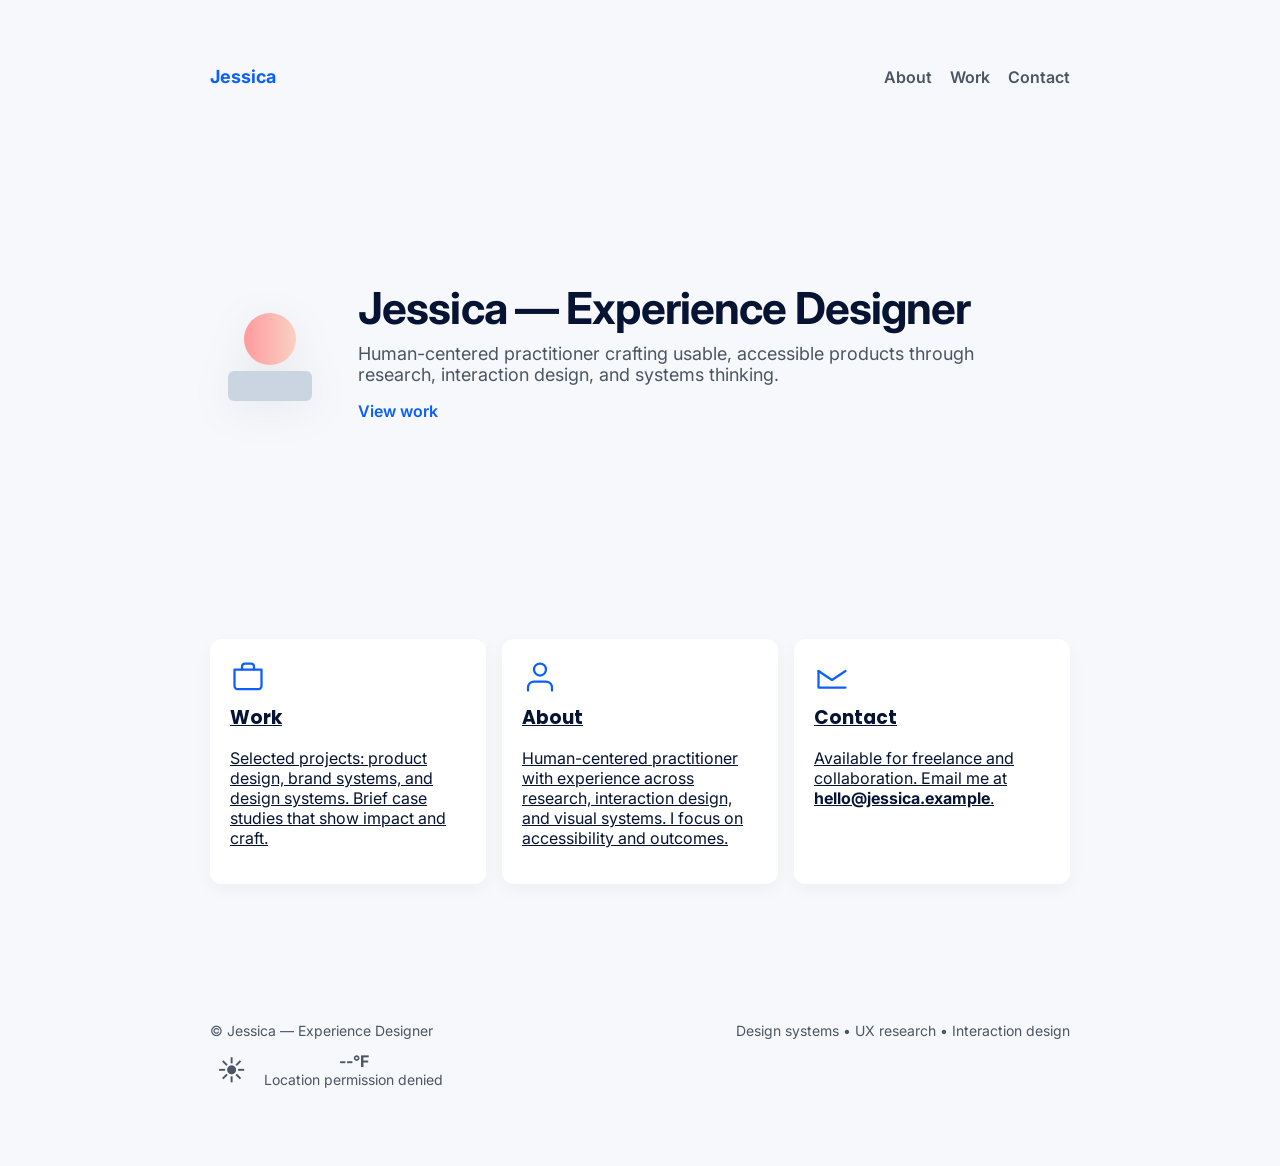
<file: index.html>
<!doctype html>
<html lang="en">
<head>
  <meta charset="utf-8">
  <meta name="viewport" content="width=device-width,initial-scale=1">
  <title>Jessica — Designer</title>
  <link rel="preconnect" href="https://fonts.googleapis.com">
  <link rel="preconnect" href="https://fonts.gstatic.com" crossorigin>
  <link href="https://fonts.googleapis.com/css2?family=Inter:wght@400;600;700&family=Poppins:wght@600;700&display=swap" rel="stylesheet">
  <link rel="stylesheet" href="css/style.css">
</head>
<body>
  <nav class="topnav" aria-label="Primary">
    <div class="container">
      <a class="logo" href="index.html">Jessica</a>
      <div class="links">
        <a href="about.html">About</a>
        <a href="work.html">Work</a>
        <a href="contact.html">Contact</a>
      </div>
    </div>
  </nav>

  <header class="hero">
    <div class="container hero-inner">
      <div class="avatar" aria-hidden="true">
        <svg viewBox="0 0 120 120" xmlns="http://www.w3.org/2000/svg">
          <defs>
            <linearGradient id="g" x1="0" x2="1">
              <stop offset="0" stop-color="#ff9a9e"/>
              <stop offset="1" stop-color="#fad0c4"/>
            </linearGradient>
          </defs>
          <circle cx="60" cy="40" r="26" fill="url(#g)" />
          <rect x="18" y="72" width="84" height="30" rx="6" fill="#cbd5e1" />
        </svg>
      </div>
      <div class="hero-copy">
        <h1>Jessica — Experience Designer</h1>
        <p class="lead">Human-centered practitioner crafting usable, accessible products through research, interaction design, and systems thinking.</p>
        <p class="cta"><a href="work.html">View work</a></p>
      </div>
    </div>
  </header>

  <main class="container">
    <section class="grid">
      <a class="card" href="work.html">
        <div class="card-icon" aria-hidden="true">
          <svg width="36" height="36" viewBox="0 0 24 24" fill="none" xmlns="http://www.w3.org/2000/svg"><path d="M3 7h18v11a2 2 0 0 1-2 2H5a2 2 0 0 1-2-2V7z" stroke="currentColor" stroke-width="1.5" stroke-linecap="round" stroke-linejoin="round"/><path d="M8 7V5a2 2 0 0 1 2-2h4a2 2 0 0 1 2 2v2" stroke="currentColor" stroke-width="1.5" stroke-linecap="round" stroke-linejoin="round"/></svg>
        </div>
        <h3>Work</h3>
        <p>Selected projects: product design, brand systems, and design systems. Brief case studies that show impact and craft.</p>
      </a>
      <a class="card" href="about.html">
        <div class="card-icon" aria-hidden="true">
          <svg width="36" height="36" viewBox="0 0 24 24" fill="none" xmlns="http://www.w3.org/2000/svg"><path d="M20 21v-2a4 4 0 0 0-4-4H8a4 4 0 0 0-4 4v2" stroke="currentColor" stroke-width="1.5" stroke-linecap="round" stroke-linejoin="round"/><circle cx="12" cy="7" r="4" stroke="currentColor" stroke-width="1.5" stroke-linecap="round" stroke-linejoin="round"/></svg>
        </div>
        <h3>About</h3>
        <p>Human-centered practitioner with experience across research, interaction design, and visual systems. I focus on accessibility and outcomes.</p>
      </a>
      <a class="card" href="contact.html">
        <div class="card-icon" aria-hidden="true">
          <svg width="36" height="36" viewBox="0 0 24 24" fill="none" xmlns="http://www.w3.org/2000/svg"><path d="M3 8l9 6 9-6" stroke="currentColor" stroke-width="1.5" stroke-linecap="round" stroke-linejoin="round"/><path d="M21 19H3V8" stroke="currentColor" stroke-width="1.5" stroke-linecap="round" stroke-linejoin="round"/></svg>
        </div>
        <h3>Contact</h3>
        <p>Available for freelance and collaboration. Email me at <strong>hello@jessica.example</strong>.</p>
      </a>
    </section>
  </main>

  <footer class="footer">
    <div class="container">
      <div class="footer-top">
        <div>© Jessica — Experience Designer</div>
        <div class="footer-meta">Design systems • UX research • Interaction design</div>
      </div>
      <div class="footer-weather">
        <div class="weather-card">
          <div class="weather-content">
            <div class="weather-emoji" id="weather-emoji" aria-hidden="true">☀️</div>
            <div class="weather-details">
              <div class="temp" id="weather-temp">--°F</div>
              <div class="cond" id="weather-cond">Loading…</div>
            </div>
          </div>
          <div class="weather-note" id="weather-note">Allow location to see local conditions.</div>
        </div>
      </div>
    </div>
  </footer>

  <script src="js/app.js" defer></script>
</body>
</html>
</file>
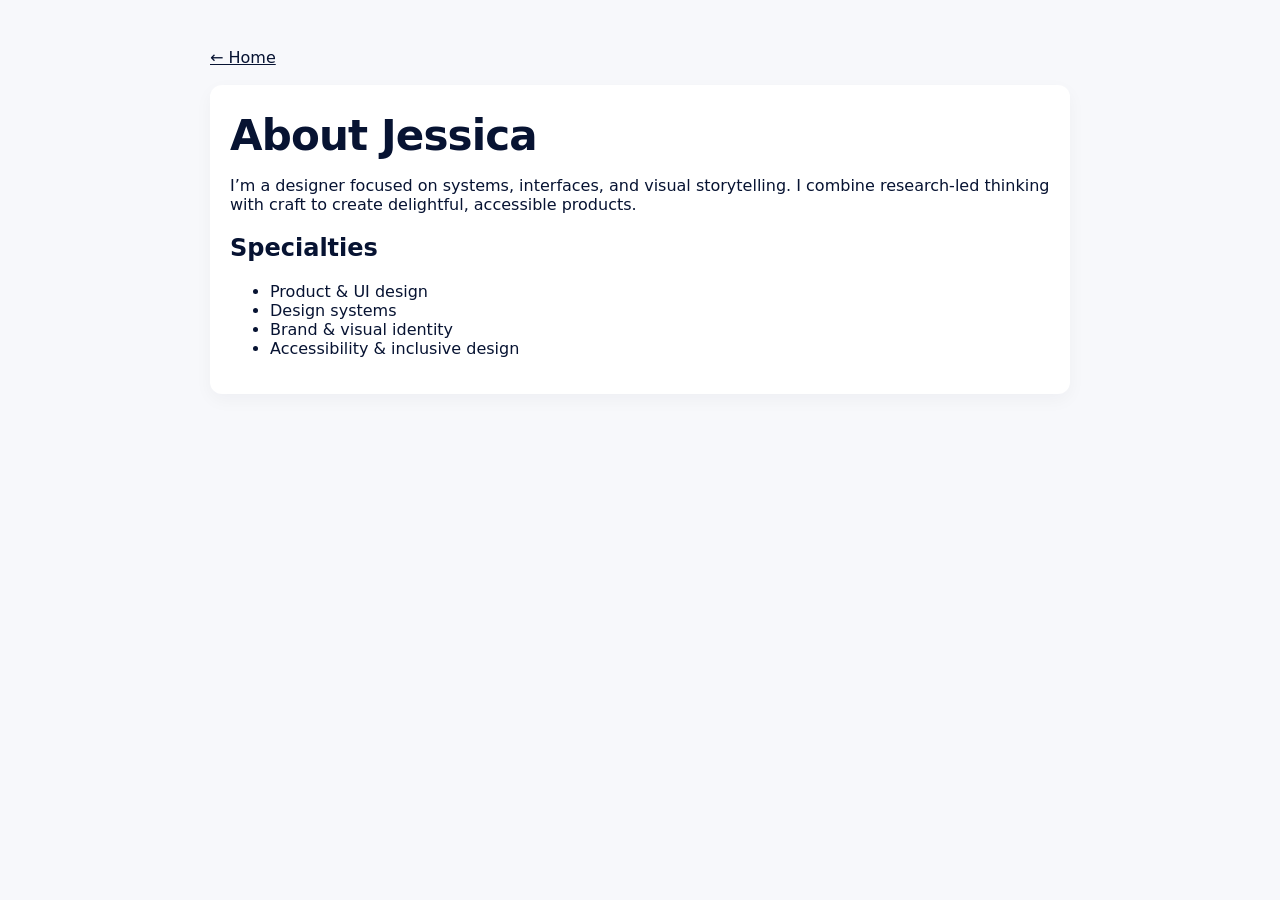
<file: about.html>
<!doctype html>
<html lang="en">
<head>
  <meta charset="utf-8">
  <meta name="viewport" content="width=device-width,initial-scale=1">
  <title>About — Jessica</title>
  <link rel="stylesheet" href="css/style.css">
</head>
<body>
  <main class="container">
    <a href="index.html">← Home</a>
    <section class="card">
      <h1>About Jessica</h1>
      <p>I’m a designer focused on systems, interfaces, and visual storytelling. I combine research-led thinking with craft to create delightful, accessible products.</p>
      <h2>Specialties</h2>
      <ul>
        <li>Product & UI design</li>
        <li>Design systems</li>
        <li>Brand & visual identity</li>
        <li>Accessibility & inclusive design</li>
      </ul>
    </section>
  </main>
</body>
</html>
</file>
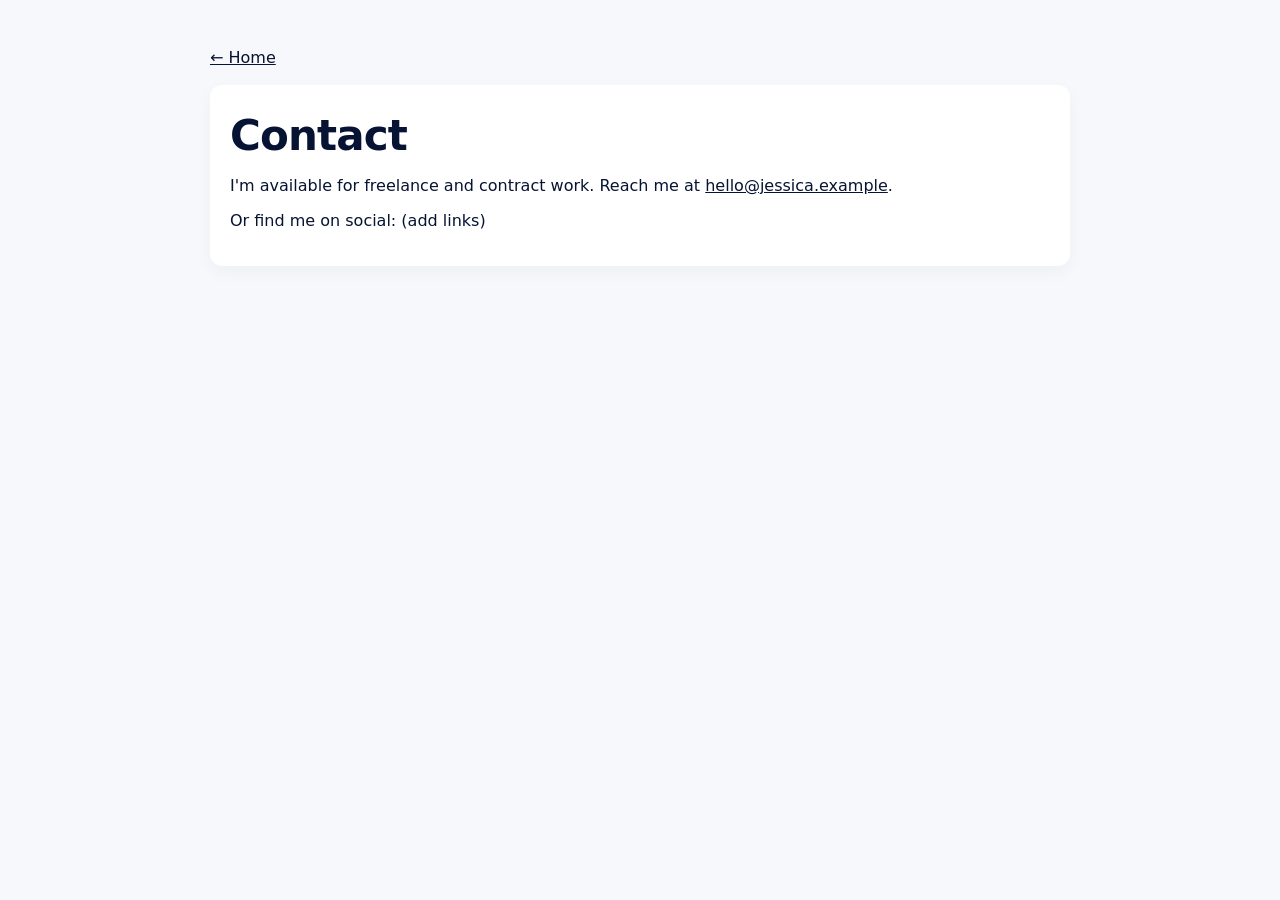
<file: contact.html>
<!doctype html>
<html lang="en">
<head>
  <meta charset="utf-8">
  <meta name="viewport" content="width=device-width,initial-scale=1">
  <title>Contact — Jessica</title>
  <link rel="stylesheet" href="css/style.css">
</head>
<body>
  <main class="container">
    <a href="index.html">← Home</a>
    <section class="card">
      <h1>Contact</h1>
      <p>I'm available for freelance and contract work. Reach me at <a href="mailto:hello@jessica.example">hello@jessica.example</a>.</p>
      <p>Or find me on social: (add links)</p>
    </section>
  </main>
</body>
</html>
</file>
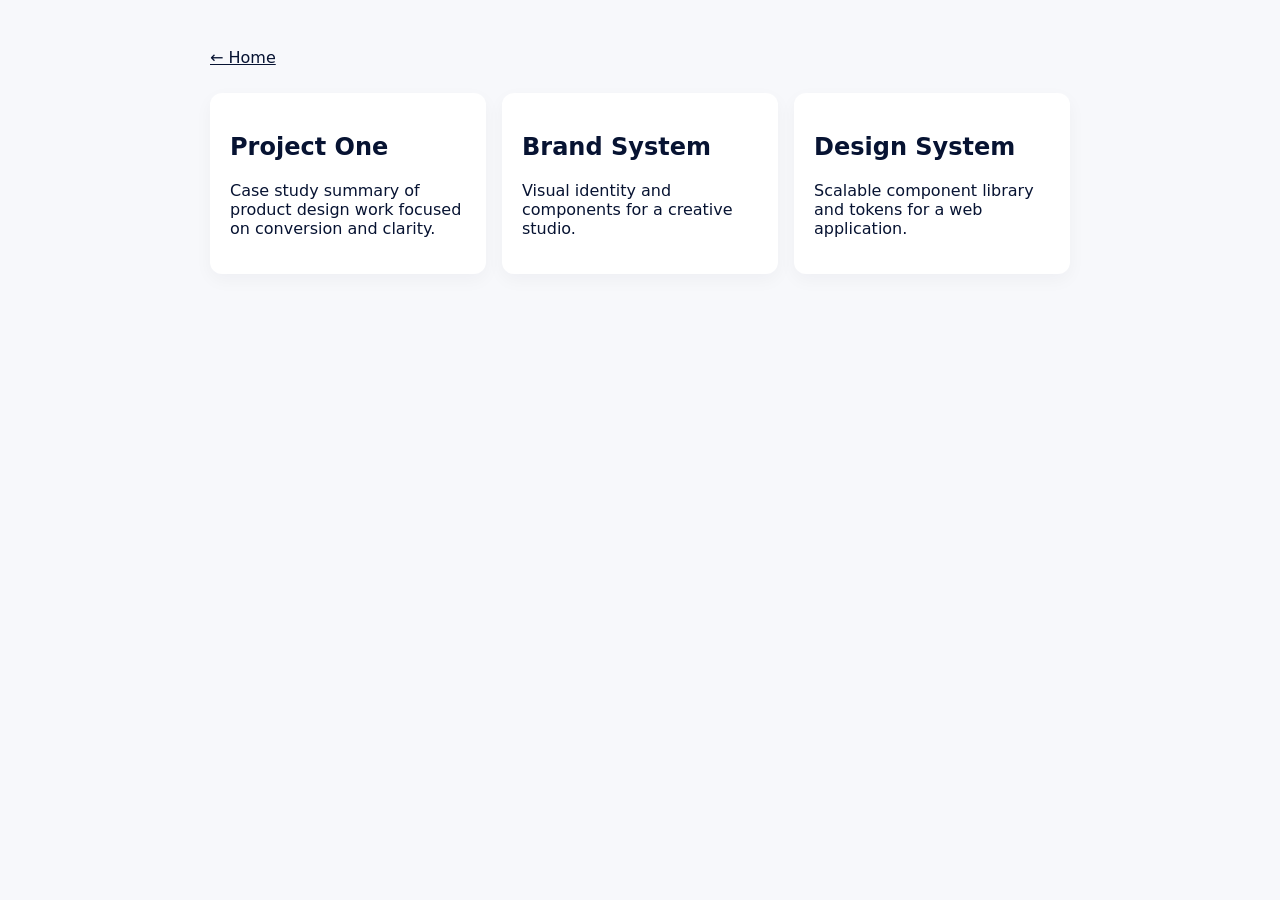
<file: work.html>
<!doctype html>
<html lang="en">
<head>
  <meta charset="utf-8">
  <meta name="viewport" content="width=device-width,initial-scale=1">
  <title>Work — Jessica</title>
  <link rel="stylesheet" href="css/style.css">
</head>
<body>
  <main class="container">
    <a href="index.html">← Home</a>
    <section class="grid">
      <article class="card">
        <h2>Project One</h2>
        <p>Case study summary of product design work focused on conversion and clarity.</p>
      </article>
      <article class="card">
        <h2>Brand System</h2>
        <p>Visual identity and components for a creative studio.</p>
      </article>
      <article class="card">
        <h2>Design System</h2>
        <p>Scalable component library and tokens for a web application.</p>
      </article>
    </section>
  </main>
</body>
</html>
</file>
<file: css/style.css>
:root{
  --bg: #f7f8fb;
  --card: #ffffff;
  --accent1: #0b5fff;
  --accent2: #ffd6a5;
  --muted: #4b5563;
  --glass: rgba(2,6,23,0.02);
  --radius:14px;
}
*{box-sizing:border-box}
body{
  margin:0; font-family: Inter, -apple-system, system-ui, "Segoe UI", Roboto, "Helvetica Neue", Arial;
  background: var(--bg);
  color:#071332; -webkit-font-smoothing:antialiased;
}
.container{max-width:900px;margin:0 auto;padding:48px 20px}
.topnav{background:transparent;padding:18px 0}
.topnav .container{display:flex;align-items:center;justify-content:space-between}
.topnav .logo{color:var(--accent1);font-weight:700;text-decoration:none;font-size:18px}
.topnav .links{display:flex;gap:18px}
.topnav .links a{color:var(--muted);text-decoration:none;font-weight:600}
h1{font-size:42px;margin:6px 0 6px;letter-spacing:-0.02em}
.hero{padding:60px 0 40px}
.hero-inner{display:flex;align-items:center;gap:28px}
.hero .avatar{width:120px;height:120px;margin:0;filter:drop-shadow(0 8px 20px rgba(2,6,23,0.06))}
.hero-copy{max-width:620px}
.hero-copy h1{font-size:44px;margin:0 0 8px}
h1{font-size:42px;margin:6px 0 6px;letter-spacing:-0.02em}
.lead{color:var(--muted);font-size:18px;margin:0 0 14px}
.cta a{color:var(--accent1);text-decoration:none;font-weight:600}
.card{background:var(--card);padding:20px;border-radius:12px;margin:18px 0;box-shadow:0 6px 18px rgba(16,24,40,0.04)}
.card-icon{margin-bottom:8px;color:var(--accent1);display:flex;align-items:center}
.card h3{font-family:Poppins, Inter, system-ui, sans-serif}
.weather-card{max-width:360px}
.weather-content{display:flex;align-items:center;gap:12px}
.weather-emoji{font-size:40px;flex:0 0 56px}
.weather-details .temp{font-size:20px;font-weight:700}
.weather-details .cond{color:var(--muted);font-size:14px}
.weather-note{margin-top:10px;color:var(--muted);font-size:13px}

/* Footer weather compact */
.footer .footer-weather .weather-card{background:transparent;box-shadow:none;padding:0}
.footer .weather-emoji{font-size:28px;flex:0 0 42px}
.footer .weather-details .temp{font-size:16px}
.footer .weather-note{margin-top:6px;font-size:12px}

/* footer layout replacements for removed inline styles */
.footer-top{display:flex;justify-content:space-between;align-items:center;gap:12px;flex-wrap:wrap}
.footer-meta{color:var(--muted)}
.footer-weather{margin-top:12px}
.grid{display:grid;grid-template-columns:repeat(auto-fit,minmax(240px,1fr));gap:16px;margin-top:8px}
.card h3{margin:0 0 6px}
.footer{padding:24px 0;text-align:center;color:var(--muted);font-size:14px}
a{color:inherit}
@media(min-width:900px){
  .hero{padding:80px 0}
  .hero-inner{align-items:center}
  .avatar{flex:0 0 120px}
}
</file>
